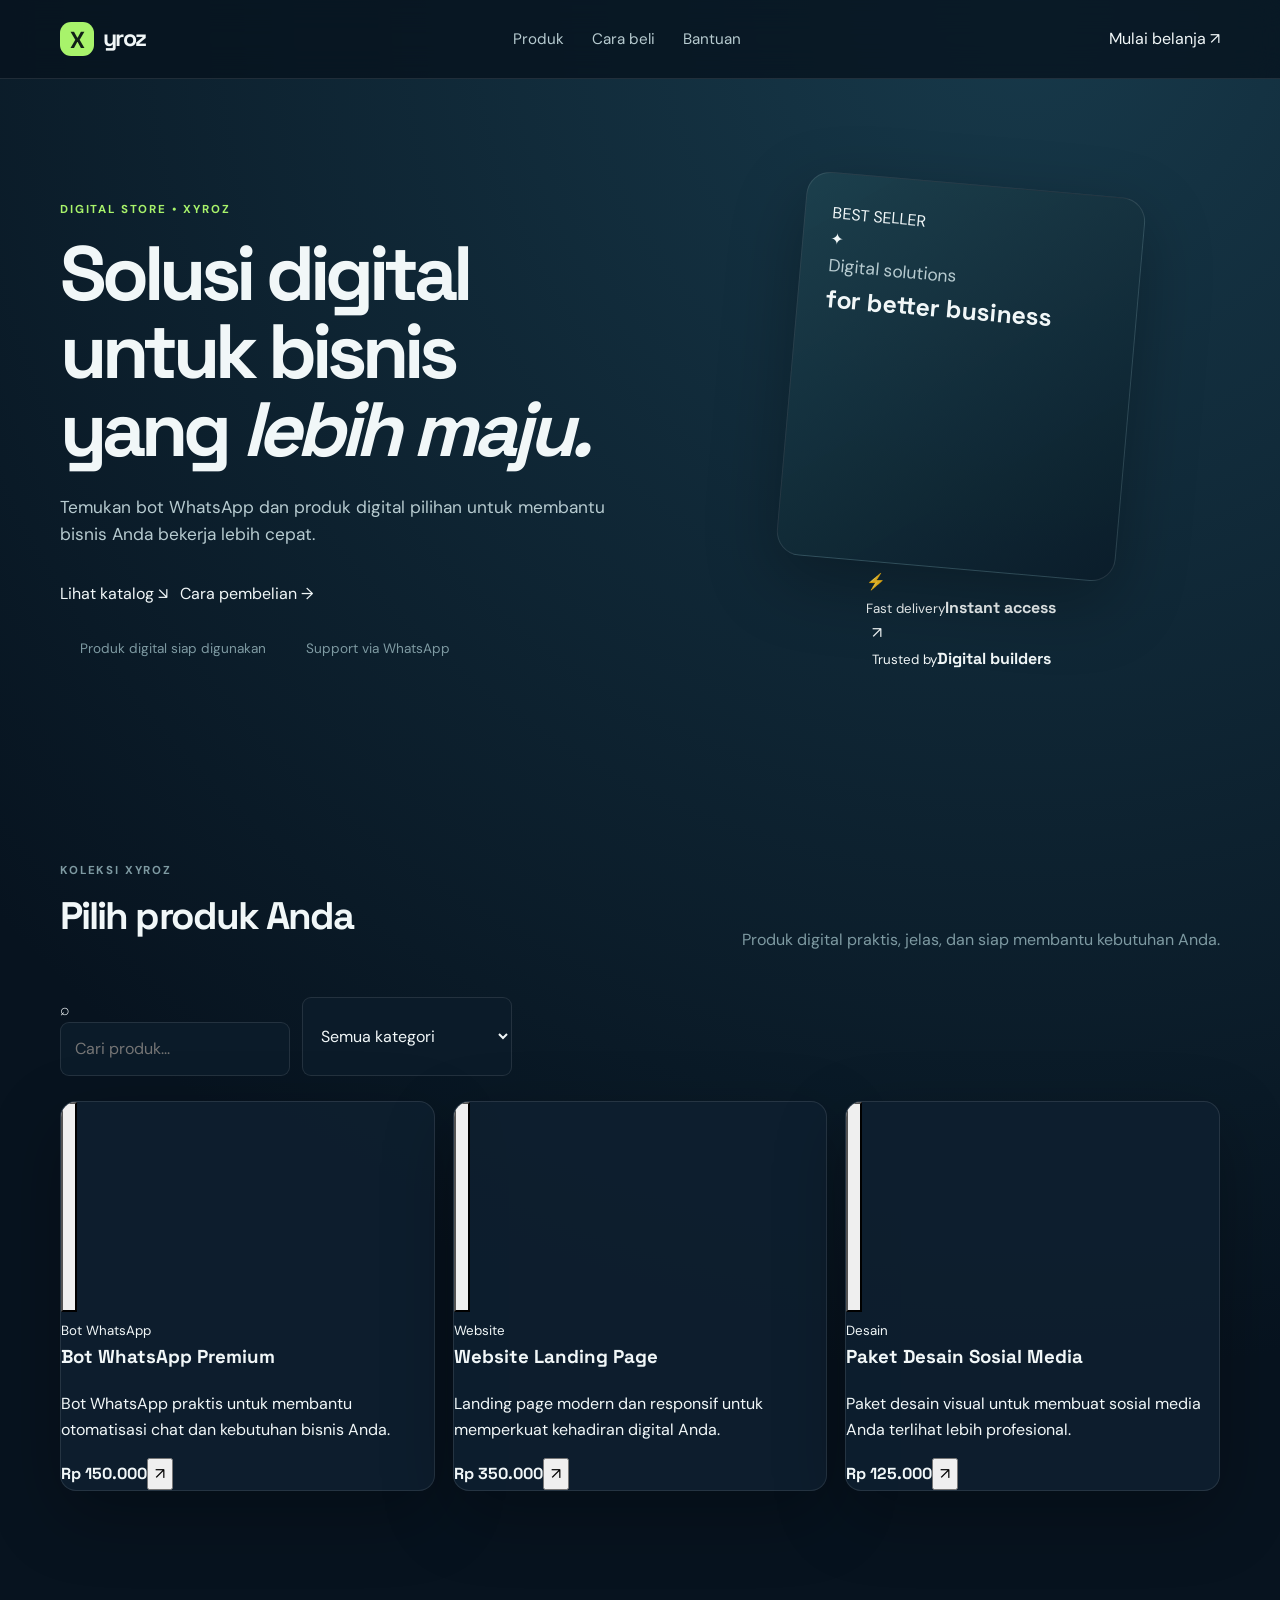
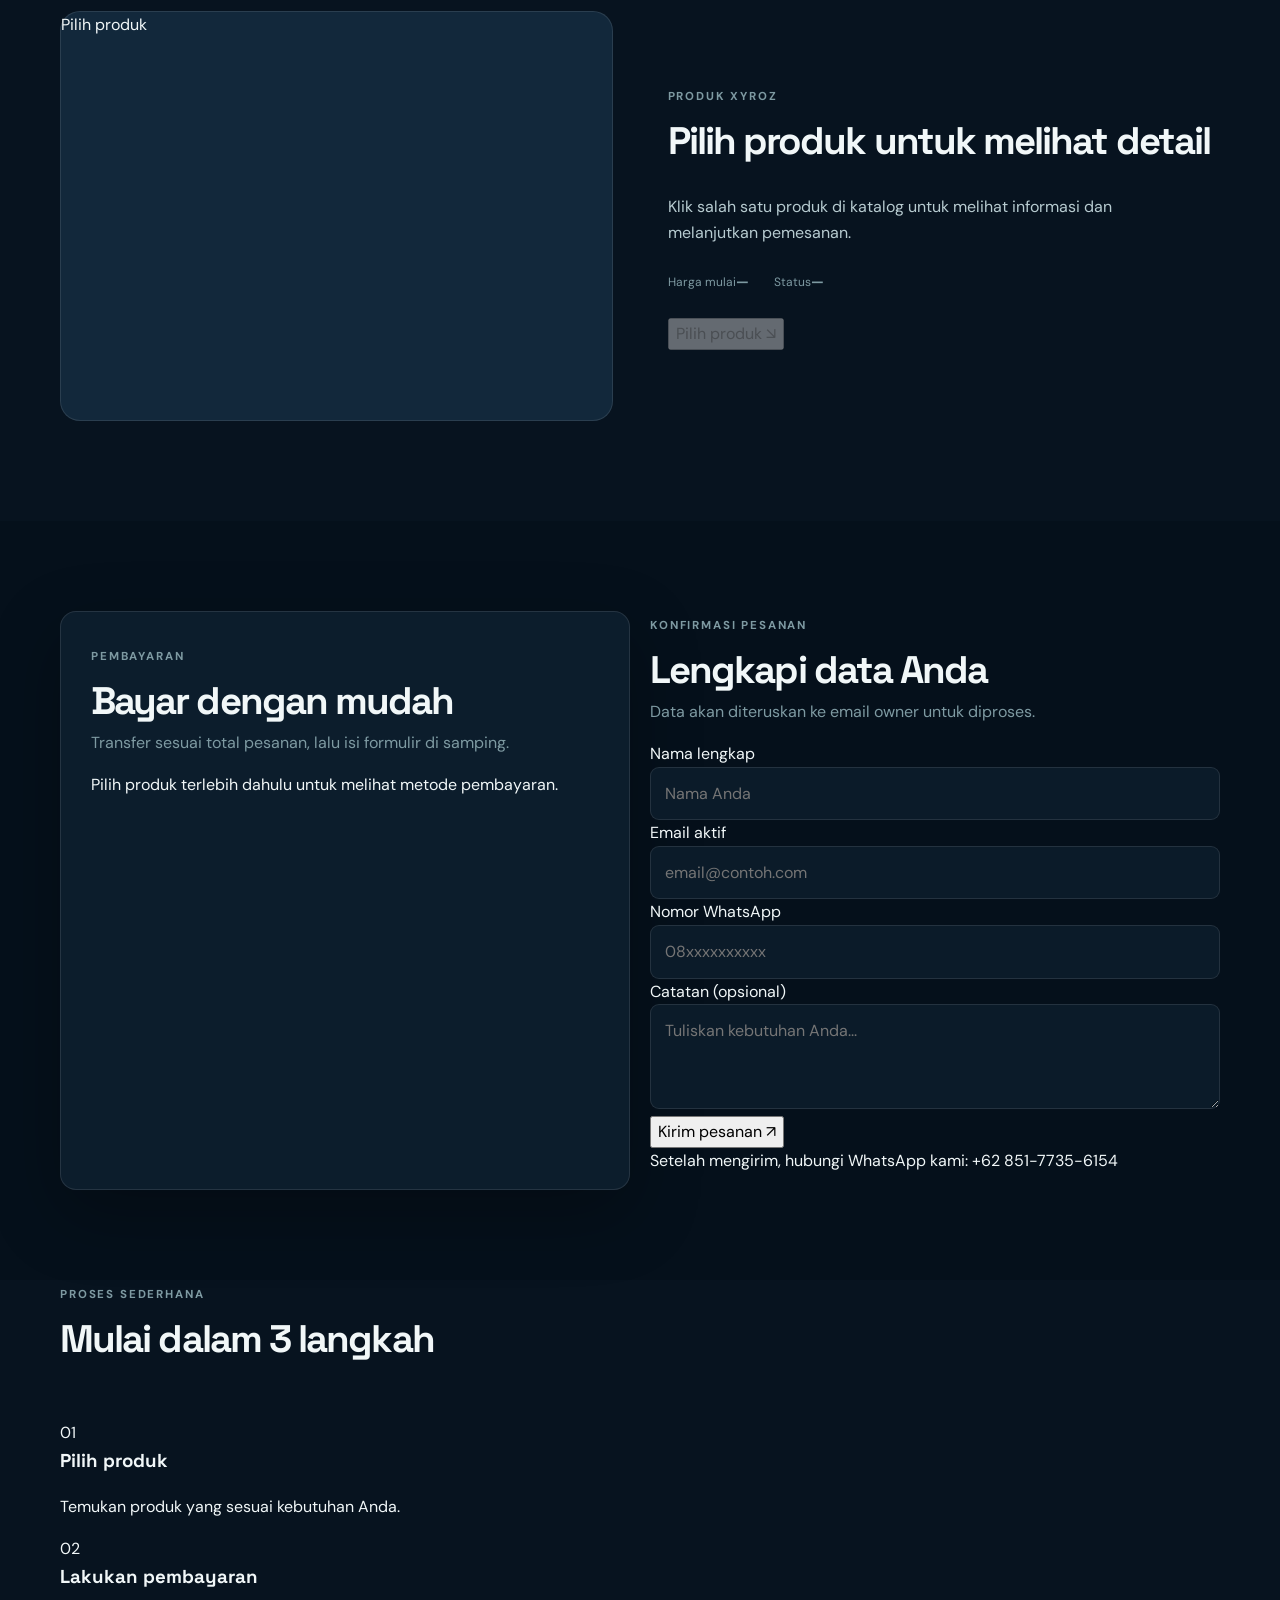
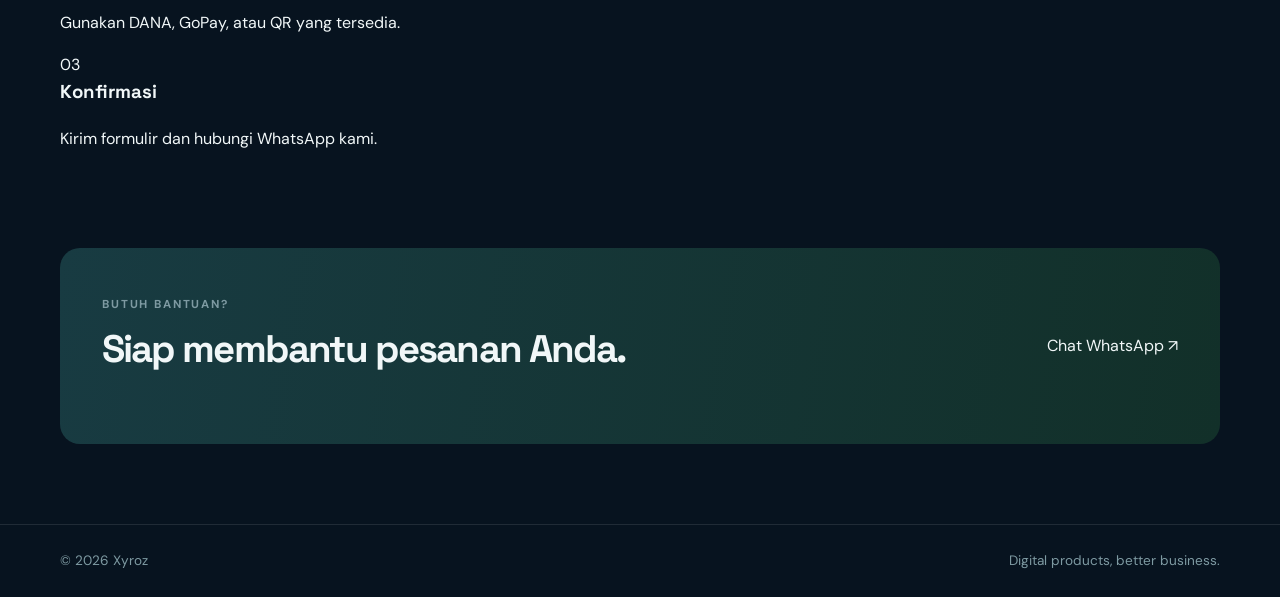
<file: index.html>
<!doctype html>
<html lang="id">
<head>
  <meta charset="UTF-8"><meta name="viewport" content="width=device-width,initial-scale=1.0">
  <meta name="description" content="Xyroz — toko digital modern."><title>Xyroz — Digital Store</title>
  <link rel="preconnect" href="https://fonts.googleapis.com"><link rel="preconnect" href="https://fonts.gstatic.com" crossorigin>
  <link href="https://fonts.googleapis.com/css2?family=DM+Sans:wght@400;500;600;700&family=Space+Grotesk:wght@500;600;700&display=swap" rel="stylesheet"><link rel="stylesheet" href="style.css">
  <style>
    /* QR dibuat ringkas agar tidak memenuhi area pembayaran */
    .qr-box{display:flex;flex-direction:column;align-items:center;gap:8px;padding-top:10px}
    .qr-box img{width:105px!important;height:105px!important;max-width:105px;max-height:105px;object-fit:contain;margin:4px auto!important;border-radius:7px}
  </style>
</head>
<body>
<header class="topbar"><div class="container nav-wrap"><a class="brand" href="#top"><span class="brand-mark">X</span><span>yroz</span></a><nav class="nav-menu"><a href="#catalog">Produk</a><a href="#how">Cara beli</a><a href="#contact">Bantuan</a></nav><a class="button button-small" href="#catalog">Mulai belanja <span>↗</span></a></div></header>
<main id="top">
<section class="hero"><div class="container hero-grid"><div class="hero-copy"><span class="eyebrow">DIGITAL STORE • XYROZ</span><h1>Solusi digital untuk bisnis yang <em>lebih maju.</em></h1><p>Temukan bot WhatsApp dan produk digital pilihan untuk membantu bisnis Anda bekerja lebih cepat.</p><div class="hero-actions"><a class="button" href="#catalog">Lihat katalog <span>↘</span></a><a class="text-link" href="#how">Cara pembelian <span>→</span></a></div><div class="trust-row"><span class="status-dot"></span><span>Produk digital siap digunakan</span><span class="divider"></span><span>Support via WhatsApp</span></div></div><div class="hero-visual"><div class="orb orb-one"></div><div class="orb orb-two"></div><div class="visual-card visual-main"><span class="pill">BEST SELLER</span><div class="visual-icon">✦</div><p>Digital solutions<br><strong>for better business</strong></p><div class="visual-line"><span></span><span></span><span></span></div></div><div class="float-card float-top"><span>⚡</span><div><small>Fast delivery</small><strong>Instant access</strong></div></div><div class="float-card float-bottom"><span>↗</span><div><small>Trusted by</small><strong>Digital builders</strong></div></div></div></div></section>
<section id="catalog" class="catalog-section"><div class="container"><div class="section-head"><div><span class="eyebrow muted">KOLEKSI XYROZ</span><h2>Pilih produk Anda</h2></div><p>Produk digital praktis, jelas, dan siap membantu kebutuhan Anda.</p></div><div class="toolbar"><label class="search"><span>⌕</span><input id="searchInput" type="search" placeholder="Cari produk..."></label><select id="categoryFilter"><option value="all">Semua kategori</option></select></div><div id="productGrid" class="product-grid"></div><div id="emptyProducts" class="empty hidden">Belum ada produk yang sesuai pencarian.</div></div></section>
<section id="detail" class="detail-section"><div class="container detail-layout"><div id="detailImage" class="detail-image"><span>Pilih produk</span></div><div class="detail-copy"><span id="detailCategory" class="eyebrow muted">PRODUK XYROZ</span><h2 id="detailName">Pilih produk untuk melihat detail</h2><p id="detailDescription">Klik salah satu produk di katalog untuk melihat informasi dan melanjutkan pemesanan.</p><div class="detail-meta"><div><small>Harga mulai</small><strong id="detailPrice">—</strong></div><div><small>Status</small><strong id="detailStock">—</strong></div></div><button id="selectProductBtn" class="button" disabled>Pilih produk <span>↘</span></button></div></div></section>
<section id="checkout" class="checkout-section"><div class="container checkout-grid"><div class="payment-panel"><div class="panel-header"><span class="eyebrow muted">PEMBAYARAN</span><h2>Bayar dengan mudah</h2><p>Transfer sesuai total pesanan, lalu isi formulir di samping.</p></div><div id="paymentEmpty" class="notice">Pilih produk terlebih dahulu untuk melihat metode pembayaran.</div><div id="paymentDetails" class="hidden"><div class="selected-order"><span>Produk dipilih</span><strong id="paymentProductName">—</strong><b id="paymentProductPrice">—</b></div><div id="paymentMethods" class="payment-methods"></div><p class="secure-note">🔒 Jangan lupa simpan bukti transfer.</p></div></div><div class="form-panel"><div class="panel-header"><span class="eyebrow muted">KONFIRMASI PESANAN</span><h2>Lengkapi data Anda</h2><p>Data akan diteruskan ke email owner untuk diproses.</p></div><form id="orderForm" action="https://formsubmit.co/emailpribhanz@gmail.com" method="POST"><input type="hidden" name="_subject" value="Pesanan baru dari Xyroz"><input type="hidden" name="_captcha" value="false"><input type="hidden" name="_template" value="table"><input type="hidden" name="_next" value="https://hanzzggbanget.github.io/Xyroz/"><input type="hidden" name="Produk" id="orderProductName"><input type="hidden" name="Total" id="orderProductPrice"><label>Nama lengkap<input name="Nama" required placeholder="Nama Anda"></label><label>Email aktif<input type="email" name="Email" required placeholder="email@contoh.com"></label><label>Nomor WhatsApp<input name="WhatsApp" required placeholder="08xxxxxxxxxx"></label><label>Catatan (opsional)<textarea name="Catatan" rows="3" placeholder="Tuliskan kebutuhan Anda..."></textarea></label><button class="button full" type="submit">Kirim pesanan <span>↗</span></button><p class="form-help">Setelah mengirim, hubungi WhatsApp kami: <a href="https://wa.me/6285177356154" target="_blank" rel="noopener">+62 851-7735-6154</a></p></form></div></div></section>
<section id="how" class="steps-section"><div class="container"><div class="section-head"><div><span class="eyebrow muted">PROSES SEDERHANA</span><h2>Mulai dalam 3 langkah</h2></div></div><div class="steps"><div><span>01</span><h3>Pilih produk</h3><p>Temukan produk yang sesuai kebutuhan Anda.</p></div><div><span>02</span><h3>Lakukan pembayaran</h3><p>Gunakan DANA, GoPay, atau QR yang tersedia.</p></div><div><span>03</span><h3>Konfirmasi</h3><p>Kirim formulir dan hubungi WhatsApp kami.</p></div></div></div></section><section id="contact" class="contact-section"><div class="container contact-wrap"><div><span class="eyebrow muted">BUTUH BANTUAN?</span><h2>Siap membantu pesanan Anda.</h2></div><a class="button" href="https://wa.me/6285177356154" target="_blank" rel="noopener">Chat WhatsApp <span>↗</span></a></div></section>
</main><footer class="site-footer"><div class="container footer-wrap"><span>© 2026 Xyroz</span><span>Digital products, better business.</span><a href="owner.html">Owner access</a></div></footer><script src="script.js"></script></body></html>
</file>
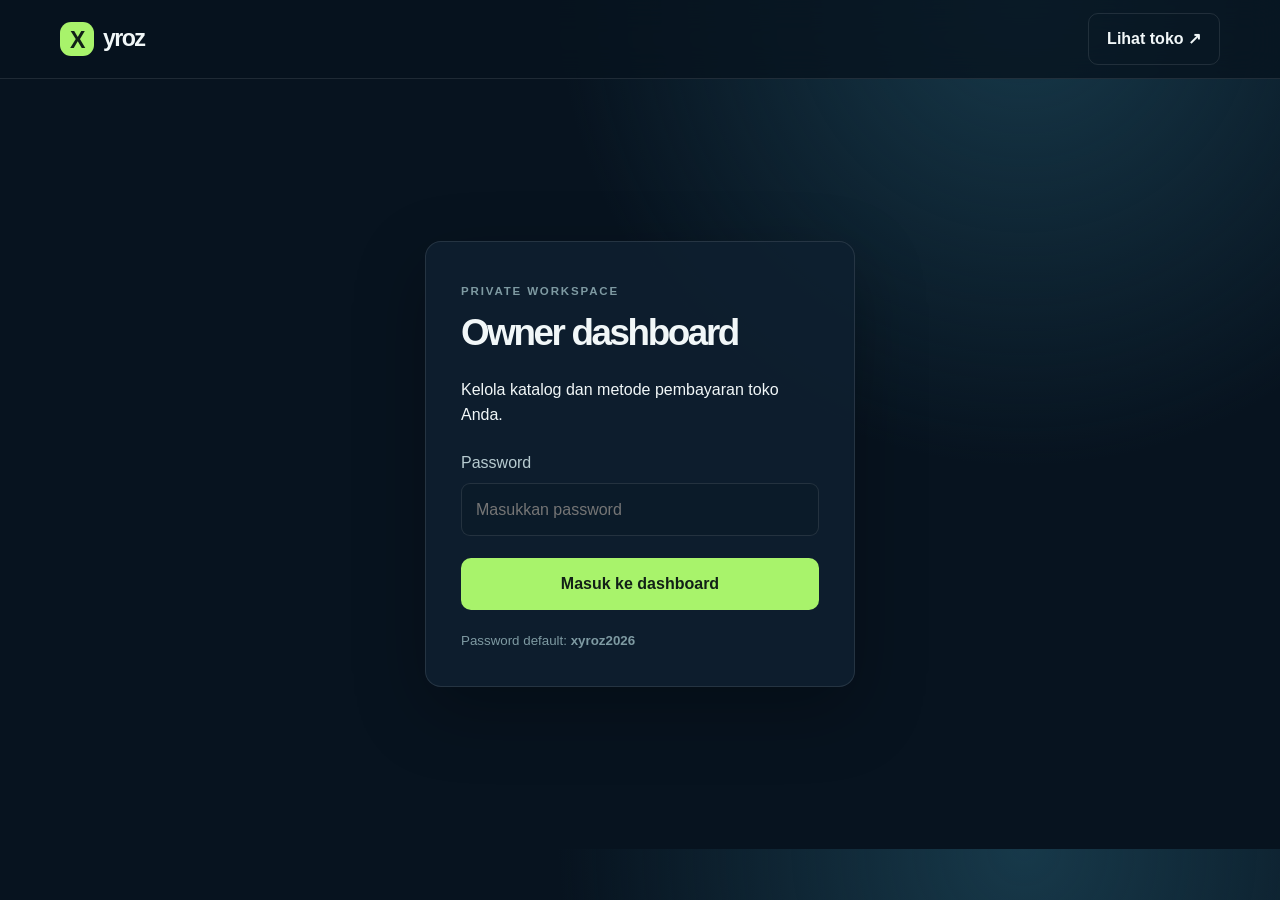
<file: owner.html>
<!doctype html>
<html lang="id">
<head>
  <meta charset="UTF-8" />
  <meta name="viewport" content="width=device-width, initial-scale=1.0" />
  <title>Owner — Xyroz</title>
  <link rel="stylesheet" href="style.css?v=qr3" />
  <style>
    .qr-file-label{display:block;margin-top:8px;padding:24px;border:2px dashed #a8f36b;border-radius:14px;background:rgba(168,243,107,.07);color:#a8f36b;text-align:center;cursor:pointer;font-weight:700}
    .qr-file-label:hover{background:rgba(168,243,107,.15)}
    .qr-file-label input{display:block;width:100%;margin-top:14px;color:#fff;cursor:pointer}
    .qr-file-name{display:block;margin-top:10px;color:#b7cbd0;font-size:.85rem;font-weight:400}
    #qrPreview{display:none;max-width:220px;max-height:220px;margin:16px auto 0;border-radius:10px}
    #qrPreview.visible{display:block}
  </style>
</head>
<body class="admin-body">
<header class="admin-header"><div class="container admin-nav"><a href="index.html" class="brand"><span class="brand-mark">X</span><span>yroz</span></a><a class="secondary-btn" href="index.html">Lihat toko ↗</a></div></header>
<main class="admin-main">
<section id="loginPanel" class="login-panel"><div class="login-card"><span class="eyebrow muted">Private workspace</span><h1>Owner dashboard</h1><p>Kelola katalog dan metode pembayaran toko Anda.</p><form id="loginForm"><label>Password<input id="ownerPassword" type="password" placeholder="Masukkan password" required /></label><button class="primary-btn" type="submit">Masuk ke dashboard</button></form><small>Password default: <strong>xyroz2026</strong></small></div></section>
<section id="ownerDashboard" class="owner-dashboard hidden"><div class="container owner-grid"><aside class="owner-sidebar"><div class="summary-card"><span class="eyebrow muted">Overview</span><h2>Ringkasan</h2><div class="stat-list"><div><strong id="totalProducts">0</strong><span>Produk</span></div><div><strong id="totalCategories">0</strong><span>Kategori</span></div></div></div><div class="summary-card"><span class="eyebrow muted">Tips</span><p>Perubahan tersimpan di browser ini.</p></div></aside>
<section class="owner-content">
<div class="panel-box"><div class="panel-header"><span class="eyebrow muted">Katalog</span><h2 id="formTitle">Tambah produk</h2></div><form id="productForm" class="product-form"><input type="hidden" id="productId" /><div class="field-grid"><label>Nama produk<input id="productName" type="text" placeholder="Bot WhatsApp Premium" required /></label><label>Harga<input id="productPrice" type="number" min="0" placeholder="150000" required /></label></div><div class="field-grid"><label>Kategori<input id="productCategory" type="text" placeholder="Bot WhatsApp" required /></label><label>Stok / status<input id="productStock" type="text" value="Ready" required /></label></div><label>URL foto produk<input id="productImage" type="url" placeholder="https://..." required /></label><label>Deskripsi<textarea id="productDescription" rows="4" placeholder="Jelaskan produk Anda" required></textarea></label><div class="form-actions"><button class="primary-btn" type="submit">Simpan produk</button><button id="cancelEditBtn" class="secondary-btn hidden" type="button">Batal edit</button></div></form></div>
<div class="panel-box"><div class="panel-header"><span class="eyebrow muted">Pembayaran</span><h2>Metode pembayaran</h2><p>Isi nama metode dan nomor. Untuk QR, tekan tombol pilih file di bawah.</p></div><form id="paymentForm" class="product-form"><div class="field-grid"><label>Nama metode<input id="paymentName" type="text" placeholder="DANA / GoPay / QRIS" required /></label><label>Nomor rekening / akun<input id="paymentNumber" type="text" placeholder="08xxxxxxxxxx" /></label></div><label class="qr-file-label">📷 PILIH FOTO QR DARI GALERI<input id="paymentQrFile" type="file" accept="image/*" /><span id="qrFileName" class="qr-file-name">Belum ada foto dipilih</span><img id="qrPreview" alt="Preview foto QR" /></label><div class="form-actions"><button class="primary-btn" type="submit">Tambah metode</button></div></form><div id="paymentOwnerList" class="owner-payment-list"></div></div>
<div class="panel-box"><div class="panel-header"><span class="eyebrow muted">Daftar produk</span><h2>Semua produk</h2></div><div class="table-wrap"><table><thead><tr><th>Produk</th><th>Kategori</th><th>Harga</th><th>Aksi</th></tr></thead><tbody id="ownerProductList"></tbody></table></div></div>
</section></div></section></main>
<script src="script.js?v=qr3"></script>
<script>document.addEventListener('DOMContentLoaded',function(){var f=document.getElementById('paymentQrFile'),n=document.getElementById('qrFileName'),p=document.getElementById('qrPreview');if(f)f.addEventListener('change',function(){var file=f.files[0];if(file){n.textContent='Dipilih: '+file.name;p.src=URL.createObjectURL(file);p.classList.add('visible');}});});</script>
</body></html>
</file>
<file: style.css>
*{box-sizing:border-box} :root{--bg:#07131f;--panel:#0e2030;--card:#12283b;--text:#f1f7f8;--soft:#b7cbd0;--muted:#7e9aa2;--primary:#a8f36b;--primary-2:#63d9a5;--line:rgba(255,255,255,.1);--danger:#ff7777;--shadow:0 24px 70px rgba(0,0,0,.28)} html{scroll-behavior:smooth}body{margin:0;background:radial-gradient(circle at 80% 0,#17394a 0,transparent 35%),var(--bg);color:var(--text);font-family:'DM Sans',sans-serif;line-height:1.6}h1,h2,h3,strong,.brand{font-family:'Space Grotesk',sans-serif}h1,h2,h3,p{margin-top:0}a{color:inherit;text-decoration:none}button,input,select,textarea{font:inherit}button{cursor:pointer}.container{width:min(1160px,calc(100% - 36px));margin:auto}.topbar,.admin-header{position:sticky;top:0;z-index:10;background:rgba(7,19,31,.8);backdrop-filter:blur(16px);border-bottom:1px solid var(--line)}.nav-wrap,.admin-nav{min-height:78px;display:flex;align-items:center;justify-content:space-between;gap:24px}.brand{display:flex;align-items:center;gap:9px;font-size:1.45rem;font-weight:700;letter-spacing:-.07em}.brand-mark{width:34px;height:34px;display:grid;place-items:center;border-radius:11px;background:var(--primary);color:#112018;font-weight:700}.nav-menu{display:flex;gap:28px;color:var(--soft);font-size:.95rem}.nav-menu a:hover{color:var(--primary)}.nav-button,.primary-btn,.secondary-btn{display:inline-flex;justify-content:center;align-items:center;gap:10px;border-radius:10px;padding:12px 18px;border:1px solid transparent;font-weight:700;transition:.2s}.nav-button,.primary-btn{background:var(--primary);color:#122017}.secondary-btn{background:transparent;border-color:var(--line);color:var(--text)}.nav-button:hover,.primary-btn:hover,.secondary-btn:hover{transform:translateY(-2px);filter:brightness(1.05)}.hero{padding:105px 0 95px}.hero-grid{display:grid;grid-template-columns:1.05fr .95fr;align-items:center;gap:70px}.eyebrow{display:inline-block;text-transform:uppercase;letter-spacing:.16em;font-size:.72rem;font-weight:700;color:var(--primary);margin-bottom:14px}.eyebrow.muted{color:var(--muted)}h1{font-size:clamp(2.6rem,6vw,5rem);line-height:1.02;letter-spacing:-.065em;margin-bottom:25px}h2{font-size:clamp(1.8rem,3vw,2.65rem);line-height:1.1;letter-spacing:-.05em}.hero-copy>p{max-width:570px;color:var(--soft);font-size:1.08rem}.hero-actions{display:flex;gap:12px;margin:32px 0}.trust-row{display:flex;flex-wrap:wrap;gap:20px;color:var(--muted);font-size:.85rem}.trust-row span:first-child{color:var(--primary)}.hero-visual{min-height:430px;position:relative;display:grid;place-items:center}.glow{position:absolute;width:310px;height:310px;border-radius:50%;background:var(--primary);filter:blur(90px);opacity:.16}.visual-card{position:relative;border:1px solid var(--line);background:linear-gradient(145deg,rgba(28,64,77,.94),rgba(11,29,42,.96));box-shadow:var(--shadow);border-radius:24px}.visual-main{width:min(340px,75%);height:385px;padding:27px;transform:rotate(5deg)}.badge{display:inline-block;border-radius:30px;background:var(--primary);color:#152319;padding:6px 11px;font-size:.7rem;font-weight:700;text-transform:uppercase}.visual-art{height:235px;display:grid;place-items:center;font-size:9rem;color:var(--primary);text-shadow:0 0 45px rgba(168,243,107,.45)}.visual-main p{color:var(--soft);font-size:1.1rem}.visual-main strong{color:var(--text);font-size:1.55rem}.visual-float{position:absolute;right:3%;bottom:18px;width:170px;padding:20px;transform:rotate(-7deg)}.visual-float span{font-size:.65rem;color:var(--primary);font-weight:700}.visual-float strong{display:block;margin:15px 0;font-size:1.2rem}.visual-float small{color:var(--muted)}.catalog-section,.checkout-section{padding:90px 0}.section-head{display:flex;justify-content:space-between;align-items:end;margin-bottom:28px}.section-head p,.panel-header p{color:var(--muted)}.toolbar{display:flex;gap:12px;margin-bottom:25px}.search-box{flex:1;display:flex;align-items:center;gap:10px;padding:0 16px;background:var(--panel);border:1px solid var(--line);border-radius:10px;color:var(--muted)}input,select,textarea{width:100%;padding:13px 14px;background:#0b1b29;border:1px solid var(--line);border-radius:9px;color:var(--text);outline:none}input:focus,select:focus,textarea:focus{border-color:var(--primary)}.search-box input{border:0;padding-left:0}.toolbar select{max-width:210px}.product-grid{display:grid;grid-template-columns:repeat(3,1fr);gap:18px}.product-card,.payment-panel,.order-form,.panel-box,.summary-card,.login-card{background:rgba(14,32,48,.86);border:1px solid var(--line);border-radius:16px;box-shadow:var(--shadow)}.product-card{overflow:hidden}.product-image{height:210px;background-size:cover;background-position:center;position:relative}.product-image span{position:absolute;top:14px;right:14px;padding:5px 9px;border-radius:20px;background:var(--primary);color:#122017;font-size:.72rem;font-weight:700}.product-info{padding:20px}.product-info small{color:var(--primary);font-size:.72rem;text-transform:uppercase;letter-spacing:.1em}.product-info h3{margin:7px 0 12px;font-size:1.12rem}.product-info>strong{display:block;font-size:1.3rem;margin-bottom:18px}.detail-section{padding:30px 0 100px}.detail-layout{display:grid;grid-template-columns:1fr 1fr;gap:55px;align-items:center}.detail-image{min-height:410px;border-radius:20px;background:#12283b center/cover no-repeat;border:1px solid var(--line)}.detail-copy p{color:var(--soft);max-width:510px}.detail-price{font:700 2rem 'Space Grotesk';color:var(--primary);margin:18px 0}.detail-meta{display:flex;gap:25px;color:var(--muted);font-size:.9rem;margin:25px 0}.detail-meta span:first-child{color:var(--primary)}.checkout-section{background:rgba(4,13,22,.4)}.checkout-grid{display:grid;grid-template-columns:1fr 1fr;gap:20px}.payment-panel,.order-form,.panel-box,.summary-card{padding:30px}.panel-header h2{margin-bottom:8px}.payment-empty{min-height:250px;border:1px dashed var(--line);border-radius:12px;display:flex;flex-direction:column;align-items:center;justify-content:center;color:var(--muted);gap:5px;text-align:center}.payment-empty strong{color:var(--text)}.lock-icon{font-size:2.5rem;color:var(--primary);margin-bottom:10px}.selected-summary{border-bottom:1px solid var(--line);padding-bottom:17px;margin-bottom:16px}.selected-summary span{display:block;color:var(--muted);font-size:.8rem}.selected-summary strong{display:block;font-size:1.2rem}.selected-summary b{color:var(--primary)}.payment-method{display:flex;justify-content:space-between;align-items:center;gap:15px;padding:15px 0;border-bottom:1px solid var(--line)}.payment-method small{display:block;color:var(--primary);font-weight:700}.payment-method strong{font-size:1.05rem}.payment-method img,.qr-placeholder{width:82px;height:82px;object-fit:cover;border-radius:8px}.qr-placeholder{display:grid;place-items:center;background:white;color:#111;font-weight:800}.payment-note,.form-note{font-size:.8rem;color:var(--muted);margin:20px 0 0}.hidden{display:none!important}.order-form label,.product-form label{display:block;color:var(--soft);font-size:.88rem;margin-bottom:16px}.order-form input,.order-form textarea{margin-top:7px}.submit-btn{width:100%;margin-top:8px}.contact-section{padding:80px 0}.contact-wrap{display:flex;justify-content:space-between;align-items:center;background:linear-gradient(100deg,#183b42,#123029);padding:42px;border-radius:20px}.site-footer{border-top:1px solid var(--line);padding:25px 0;color:var(--muted);font-size:.85rem}.footer-wrap{display:flex;justify-content:space-between}.admin-main{padding:70px 0}.login-panel{min-height:70vh;display:grid;place-items:center}.login-card{width:min(430px,100%);padding:35px}.login-card h1{font-size:2.3rem}.login-card label{display:block;color:var(--soft);margin:22px 0}.login-card input{margin-top:7px}.login-card button{width:100%}.login-card small{display:block;margin-top:20px;color:var(--muted)}.owner-grid{display:grid;grid-template-columns:240px 1fr;gap:20px}.owner-sidebar{display:flex;flex-direction:column;gap:20px}.summary-card h2{font-size:1.6rem}.summary-card p{color:var(--muted);font-size:.88rem}.stat-list{display:flex;gap:30px}.stat-list strong{display:block;font-size:2rem;color:var(--primary)}.stat-list span{color:var(--muted);font-size:.8rem}.owner-content{display:grid;gap:20px}.field-grid{display:grid;grid-template-columns:1fr 1fr;gap:15px}.form-actions{display:flex;gap:10px}.table-wrap{overflow:auto}table{width:100%;border-collapse:collapse;text-align:left;font-size:.88rem}th,td{padding:14px 10px;border-bottom:1px solid var(--line);white-space:nowrap}th{color:var(--muted);font-weight:500}.table-btn{border:0;background:transparent;color:var(--primary);margin-right:10px;padding:4px}.table-btn.danger{color:var(--danger)}.owner-payment-list{margin-top:20px}.owner-payment{display:flex;justify-content:space-between;border-top:1px solid var(--line);padding:13px 0}.empty-state{grid-column:1/-1;padding:50px;text-align:center;color:var(--muted)}
@media(max-width:800px){.nav-menu{display:none}.hero{padding-top:65px}.hero-grid,.detail-layout,.checkout-grid,.owner-grid{grid-template-columns:1fr}.hero-visual{min-height:350px}.section-head,.contact-wrap{display:block}.section-head p{margin-top:12px}.product-grid{grid-template-columns:repeat(2,1fr)}.contact-wrap .primary-btn{margin-top:18px}.owner-sidebar{display:grid;grid-template-columns:1fr 1fr}.owner-sidebar .summary-card{padding:20px}.field-grid{grid-template-columns:1fr}}@media(max-width:520px){.container{width:min(100% - 26px,1160px)}.nav-button{padding:10px 12px;font-size:.8rem}.hero-actions,.toolbar{flex-direction:column}.product-grid{grid-template-columns:1fr}.toolbar select{max-width:none}.visual-main{height:330px}.visual-art{height:190px;font-size:7rem}.detail-image{min-height:280px}.owner-sidebar{display:block}.footer-wrap{display:block}.footer-wrap span{display:block;margin:5px 0}.contact-wrap{padding:28px}}
</file>
